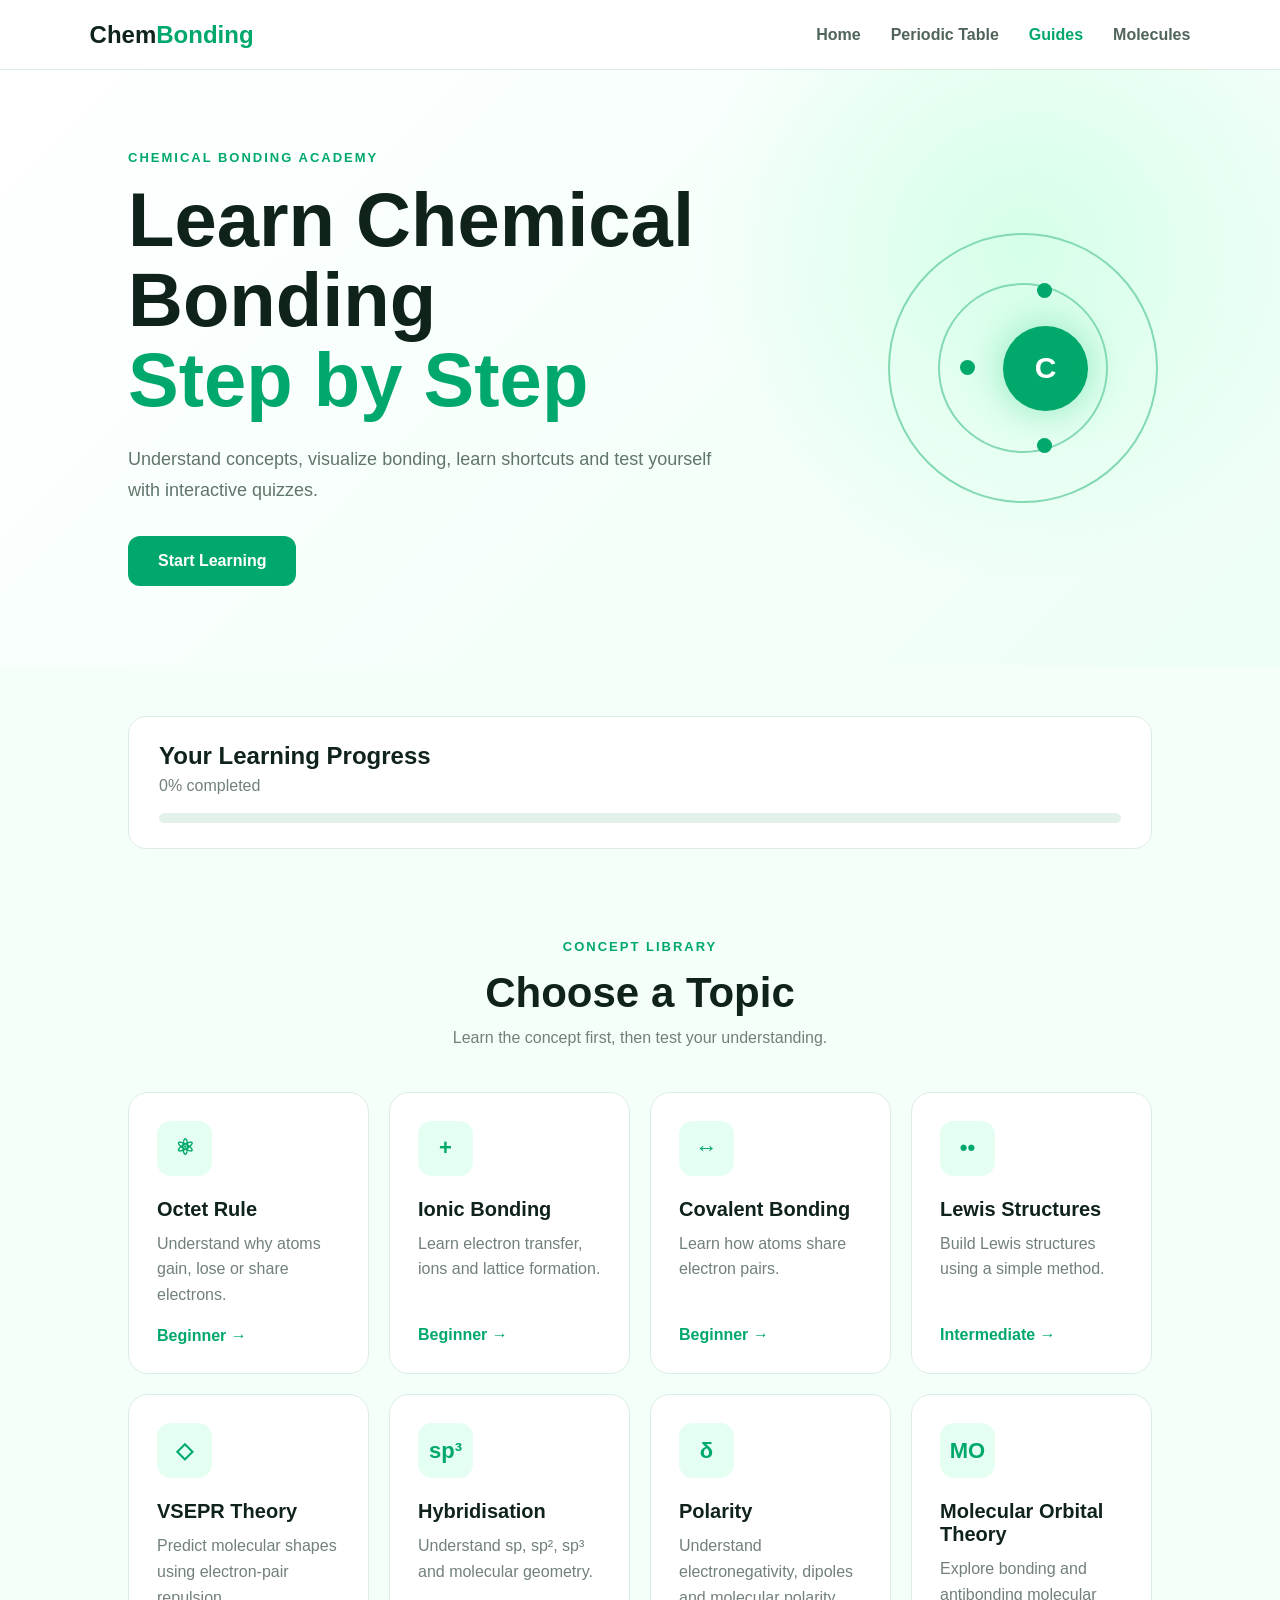
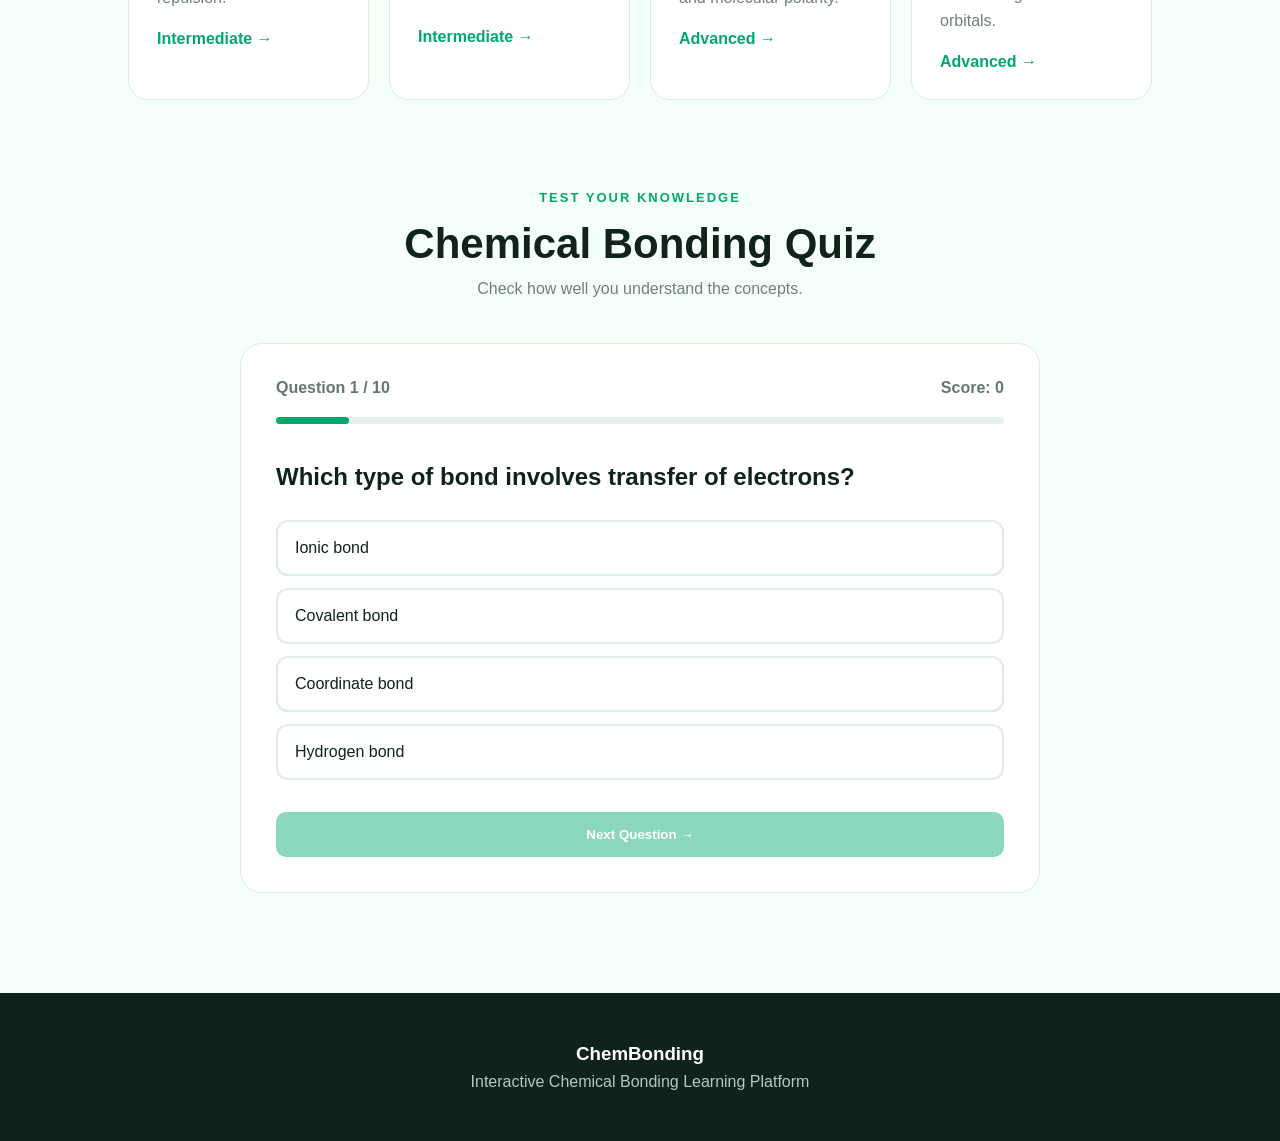
<file: untitled folder/frontend/guides.html>
<!DOCTYPE html>
<html lang="en">
<head>
    <meta charset="UTF-8">
    <meta name="viewport" content="width=device-width, initial-scale=1.0">
    <title>ChemBonding | Guides</title>
    <link rel="stylesheet" href="guides.css">
</head>

<body>

<header class="topbar">
    <div class="logo">Chem<span>Bonding</span></div>

    <nav>
        <a href="index.html">Home</a>
        <a href="periodic.html">Periodic Table</a>
        <a class="active" href="guides.html">Guides</a>
        <a href="molecules.html">Molecules</a>
    </nav>
</header>

<main>

    <section class="hero">
        <div>
            <p class="tag">CHEMICAL BONDING ACADEMY</p>
            <h1>Learn Chemical Bonding<br><span>Step by Step</span></h1>

            <p class="hero-text">
                Understand concepts, visualize bonding, learn shortcuts
                and test yourself with interactive quizzes.
            </p>

            <button onclick="scrollToGuides()">Start Learning</button>
        </div>

        <div class="atom">
            <div class="orbit orbit1"></div>
            <div class="orbit orbit2"></div>
            <div class="nucleus">C</div>
            <div class="electron e1"></div>
            <div class="electron e2"></div>
            <div class="electron e3"></div>
            <div class="electron e4"></div>
        </div>
    </section>


    <section class="progress-section">
        <div>
            <h2>Your Learning Progress</h2>
            <p id="progressText">0% completed</p>
        </div>

        <div class="progress">
            <div id="progressBar"></div>
        </div>
    </section>


    <section id="guides" class="guides-section">

        <div class="section-title">
            <p class="tag">CONCEPT LIBRARY</p>
            <h2>Choose a Topic</h2>
            <p>Learn the concept first, then test your understanding.</p>
        </div>

        <div class="guide-grid">

            <div class="guide-card" onclick="openGuide('octet')">
                <div class="icon">⚛</div>
                <h3>Octet Rule</h3>
                <p>Understand why atoms gain, lose or share electrons.</p>
                <span>Beginner →</span>
            </div>

            <div class="guide-card" onclick="openGuide('ionic')">
                <div class="icon">+</div>
                <h3>Ionic Bonding</h3>
                <p>Learn electron transfer, ions and lattice formation.</p>
                <span>Beginner →</span>
            </div>

            <div class="guide-card" onclick="openGuide('covalent')">
                <div class="icon">↔</div>
                <h3>Covalent Bonding</h3>
                <p>Learn how atoms share electron pairs.</p>
                <span>Beginner →</span>
            </div>

            <div class="guide-card" onclick="openGuide('lewis')">
                <div class="icon">••</div>
                <h3>Lewis Structures</h3>
                <p>Build Lewis structures using a simple method.</p>
                <span>Intermediate →</span>
            </div>

            <div class="guide-card" onclick="openGuide('vsepr')">
                <div class="icon">◇</div>
                <h3>VSEPR Theory</h3>
                <p>Predict molecular shapes using electron-pair repulsion.</p>
                <span>Intermediate →</span>
            </div>

            <div class="guide-card" onclick="openGuide('hybridisation')">
                <div class="icon">sp³</div>
                <h3>Hybridisation</h3>
                <p>Understand sp, sp², sp³ and molecular geometry.</p>
                <span>Intermediate →</span>
            </div>

            <div class="guide-card" onclick="openGuide('polarity')">
                <div class="icon">δ</div>
                <h3>Polarity</h3>
                <p>Understand electronegativity, dipoles and molecular polarity.</p>
                <span>Advanced →</span>
            </div>

            <div class="guide-card" onclick="openGuide('mot')">
                <div class="icon">MO</div>
                <h3>Molecular Orbital Theory</h3>
                <p>Explore bonding and antibonding molecular orbitals.</p>
                <span>Advanced →</span>
            </div>

        </div>
    </section>


    <!-- CONCEPT VIEWER -->

    <section id="conceptViewer" class="concept-viewer hidden">

        <button class="close-btn" onclick="closeGuide()">×</button>

        <div class="concept-content">

            <p class="tag" id="conceptLevel">CONCEPT</p>

            <h2 id="conceptTitle">Concept</h2>

            <p id="conceptIntro"></p>

            <div class="concept-box">
                <h3>Core Idea</h3>
                <p id="conceptIdea"></p>
            </div>

            <div class="steps">
                <h3>Learn It Step by Step</h3>
                <div id="conceptSteps"></div>
            </div>

            <div class="example-box">
                <h3>Example</h3>
                <p id="conceptExample"></p>
            </div>

            <button class="complete-btn" onclick="completeConcept()">
                ✓ Mark as Completed
            </button>

        </div>
    </section>


    <!-- QUIZ -->

    <section class="quiz-section">

        <div class="section-title">
            <p class="tag">TEST YOUR KNOWLEDGE</p>
            <h2>Chemical Bonding Quiz</h2>
            <p>Check how well you understand the concepts.</p>
        </div>

        <div class="quiz-box">

            <div class="quiz-top">
                <span id="questionNumber">Question 1 / 10</span>
                <span id="score">Score: 0</span>
            </div>

            <div class="quiz-progress">
                <div id="quizProgress"></div>
            </div>

            <h3 id="question">
                Which type of bond is formed by transfer of electrons?
            </h3>

            <div id="options"></div>

            <button id="nextBtn" onclick="nextQuestion()" disabled>
                Next Question →
            </button>

        </div>

    </section>

</main>


<footer>
    <h3>ChemBonding</h3>
    <p>Interactive Chemical Bonding Learning Platform</p>
</footer>

<script src="guides.js"></script>

</body>
</html>
</file>
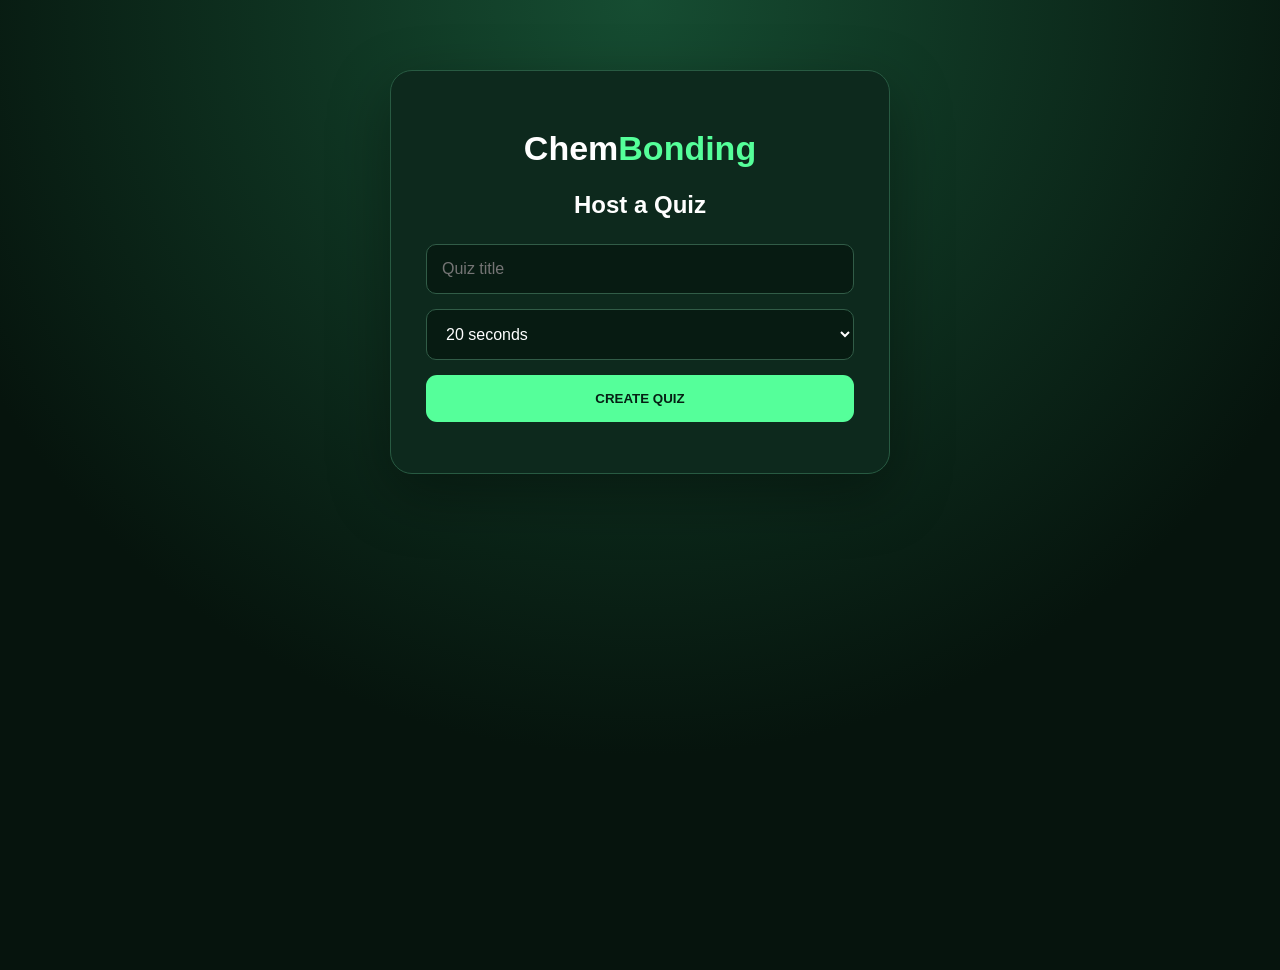
<file: untitled folder/frontend/host.html>
<!DOCTYPE html>
<html lang="en">

<head>

<meta charset="UTF-8">

<meta
    name="viewport"
    content="width=device-width, initial-scale=1.0"
>

<title>ChemBonding Host</title>

<link rel="stylesheet" href="css/host.css">

</head>

<body>

<div class="container">

    <div class="card">

        <h1>
            Chem<span>Bonding</span>
        </h1>

        <h2>Host a Quiz</h2>

        <input
            id="title"
            placeholder="Quiz title"
        >

        <select id="duration">

            <option value="10">
                10 seconds
            </option>

            <option value="20" selected>
                20 seconds
            </option>

            <option value="30">
                30 seconds
            </option>

            <option value="45">
                45 seconds
            </option>

            <option value="60">
                60 seconds
            </option>

        </select>

        <button id="createBtn">
            CREATE QUIZ
        </button>

        <p id="error"></p>

    </div>


    <div
        id="created"
        class="card hidden"
    >

        <p>GAME CODE</p>

        <div id="gameCode">
            ------
        </div>

        <button id="lobbyBtn">
            OPEN LOBBY
        </button>

    </div>

</div>

<script src="https://cdn.socket.io/4.8.1/socket.io.min.js"></script>

<script src="js/config.js"></script>

<script src="js/host.js"></script>

</body>

</html>
</file>
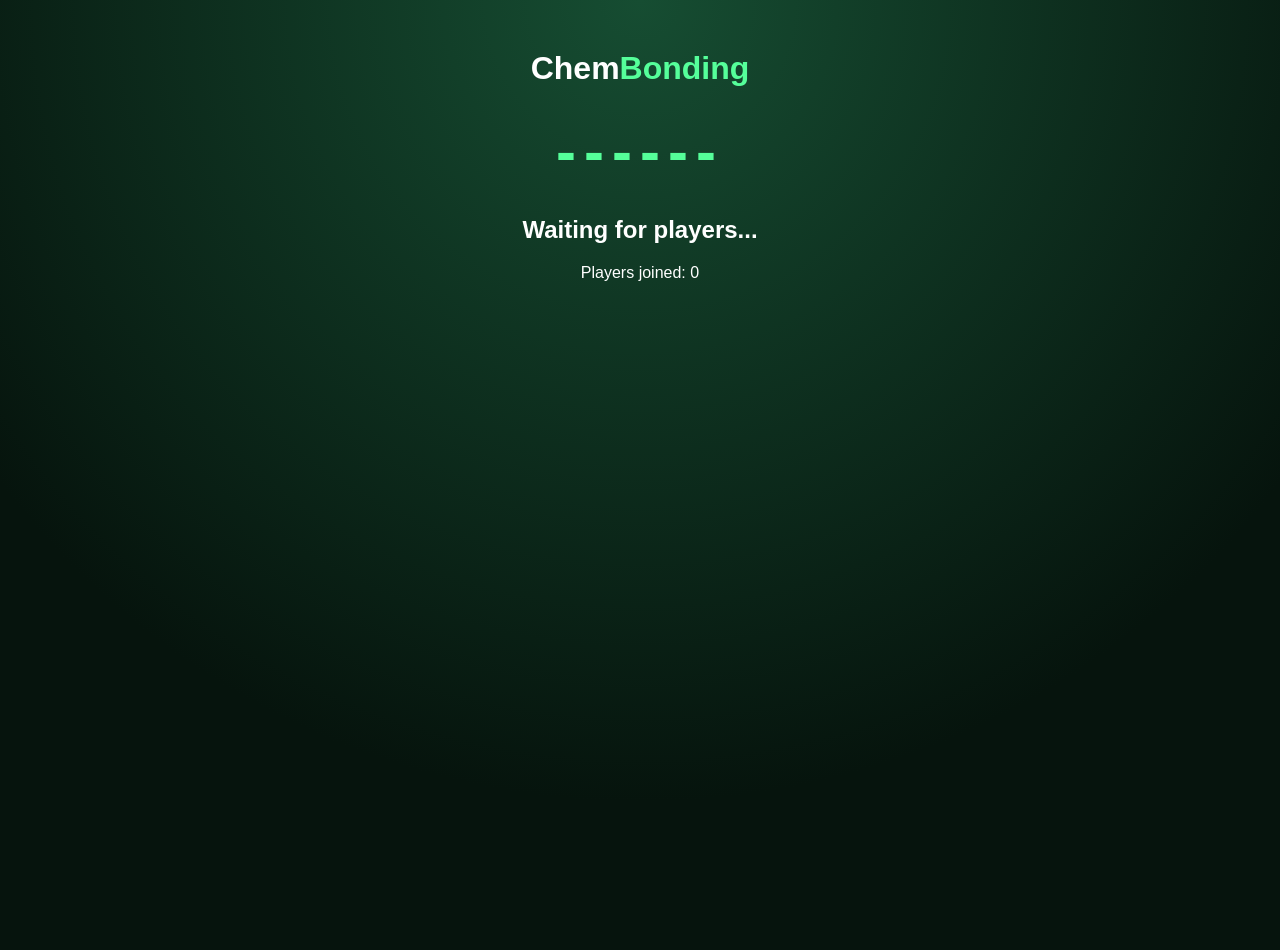
<file: untitled folder/frontend/lobby.html>
<!DOCTYPE html>
<html lang="en">

<head>

<meta charset="UTF-8">

<meta
    name="viewport"
    content="width=device-width, initial-scale=1.0"
>

<title>Quiz Lobby</title>

<link rel="stylesheet" href="css/lobby.css">

</head>

<body>

<div class="container">

<h1>
Chem<span>Bonding</span>
</h1>

<div class="code" id="code">
------
</div>

<h2 id="title">
Waiting for players...
</h2>

<p>
Players joined:
<span id="count">0</span>
</p>

<div id="players"></div>

<button
    id="startBtn"
    class="hidden"
>
START QUIZ
</button>

</div>

<script src="https://cdn.socket.io/4.8.1/socket.io.min.js"></script>

<script src="js/config.js"></script>

<script src="js/lobby.js"></script>

</body>

</html>
</file>
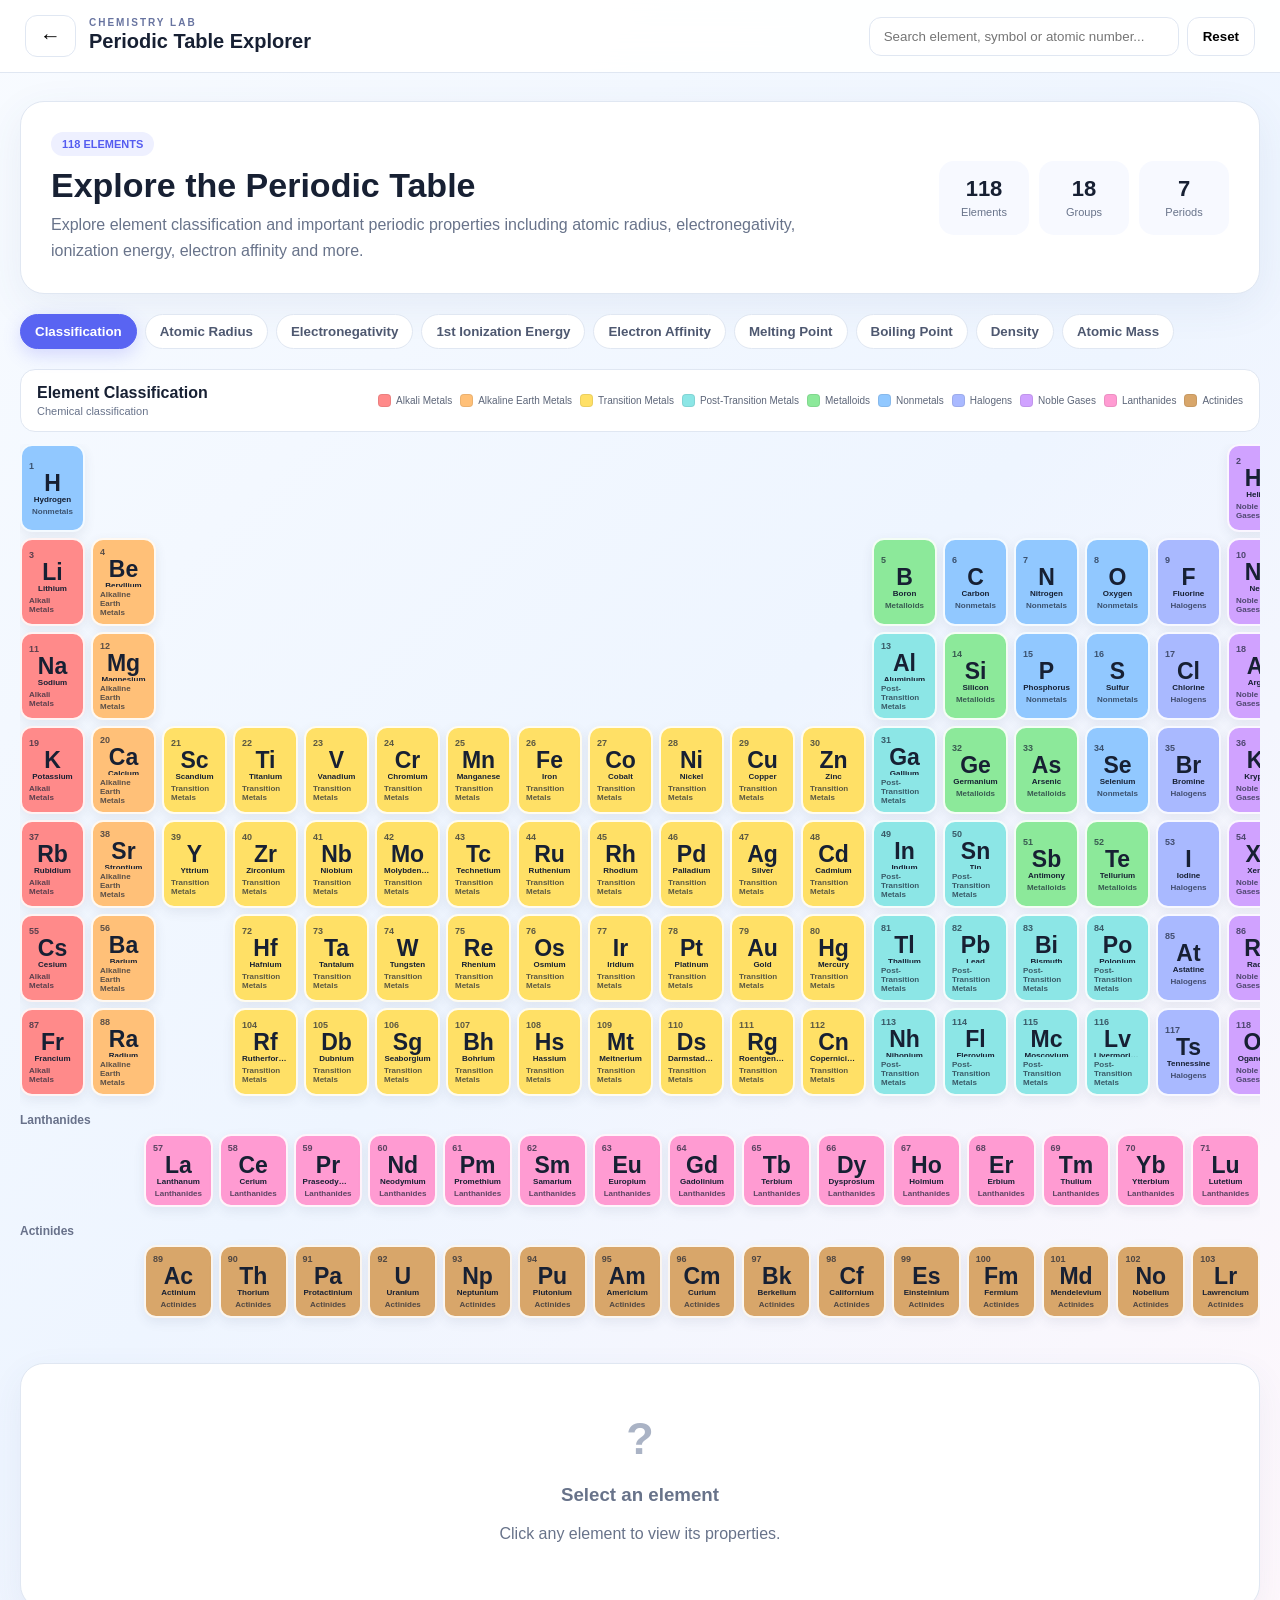
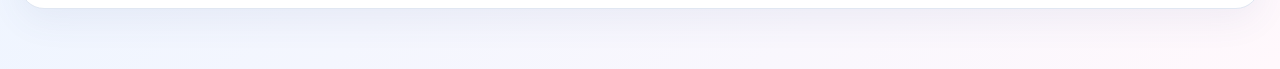
<file: untitled folder/frontend/periodic.html>
<!DOCTYPE html>
<html lang="en">
<head>
    <meta charset="UTF-8">
    <meta name="viewport" content="width=device-width, initial-scale=1.0">

    <title>Periodic Table Explorer</title>

    <link rel="stylesheet" href="periodic.css">
</head>

<body>

<header class="topbar">

    <div class="brand">

        <button class="back-btn" onclick="goBack()">
            ←
        </button>

        <div>
            <div class="eyebrow">
                CHEMISTRY LAB
            </div>

            <h1>
                Periodic Table Explorer
            </h1>
        </div>

    </div>


    <div class="header-actions">

        <input
            id="search"
            type="search"
            placeholder="Search element, symbol or atomic number..."
        >

        <button onclick="resetTable()">
            Reset
        </button>

    </div>

</header>


<main>

    <section class="hero">

        <div>

            <span class="pill">
                118 ELEMENTS
            </span>

            <h2>
                Explore the Periodic Table
            </h2>

            <p>
                Explore element classification and important periodic
                properties including atomic radius, electronegativity,
                ionization energy, electron affinity and more.
            </p>

        </div>


        <div class="quick-info">

            <div>
                <b>118</b>
                <span>Elements</span>
            </div>

            <div>
                <b>18</b>
                <span>Groups</span>
            </div>

            <div>
                <b>7</b>
                <span>Periods</span>
            </div>

        </div>

    </section>


    <!-- PROPERTY BUTTONS -->

    <nav
        class="property-tabs"
        id="propertyTabs">
    </nav>


    <!-- LEGEND -->

    <section class="legend-panel">

        <div>

            <b id="propertyTitle">
                Element Classification
            </b>

            <span id="propertyDescription">
                Chemical classification
            </span>

        </div>


        <div id="legend"></div>

    </section>


    <!-- PERIODIC TABLE -->

    <section class="table-wrap">

        <div
            id="periodicTable"
            class="periodic-grid">
        </div>


        <div class="series-label">
            Lanthanides
        </div>

        <div
            id="lanthanides"
            class="series-grid">
        </div>


        <div class="series-label">
            Actinides
        </div>

        <div
            id="actinides"
            class="series-grid">
        </div>

    </section>


    <!-- ELEMENT INFORMATION -->

    <section
        class="details"
        id="elementDetails">

        <div class="details-placeholder">

            <div class="big-symbol">
                ?
            </div>

            <h3>
                Select an element
            </h3>

            <p>
                Click any element to view its properties.
            </p>

        </div>

    </section>

</main>


<script src="periodic.js"></script>

</body>
</html>
</file>
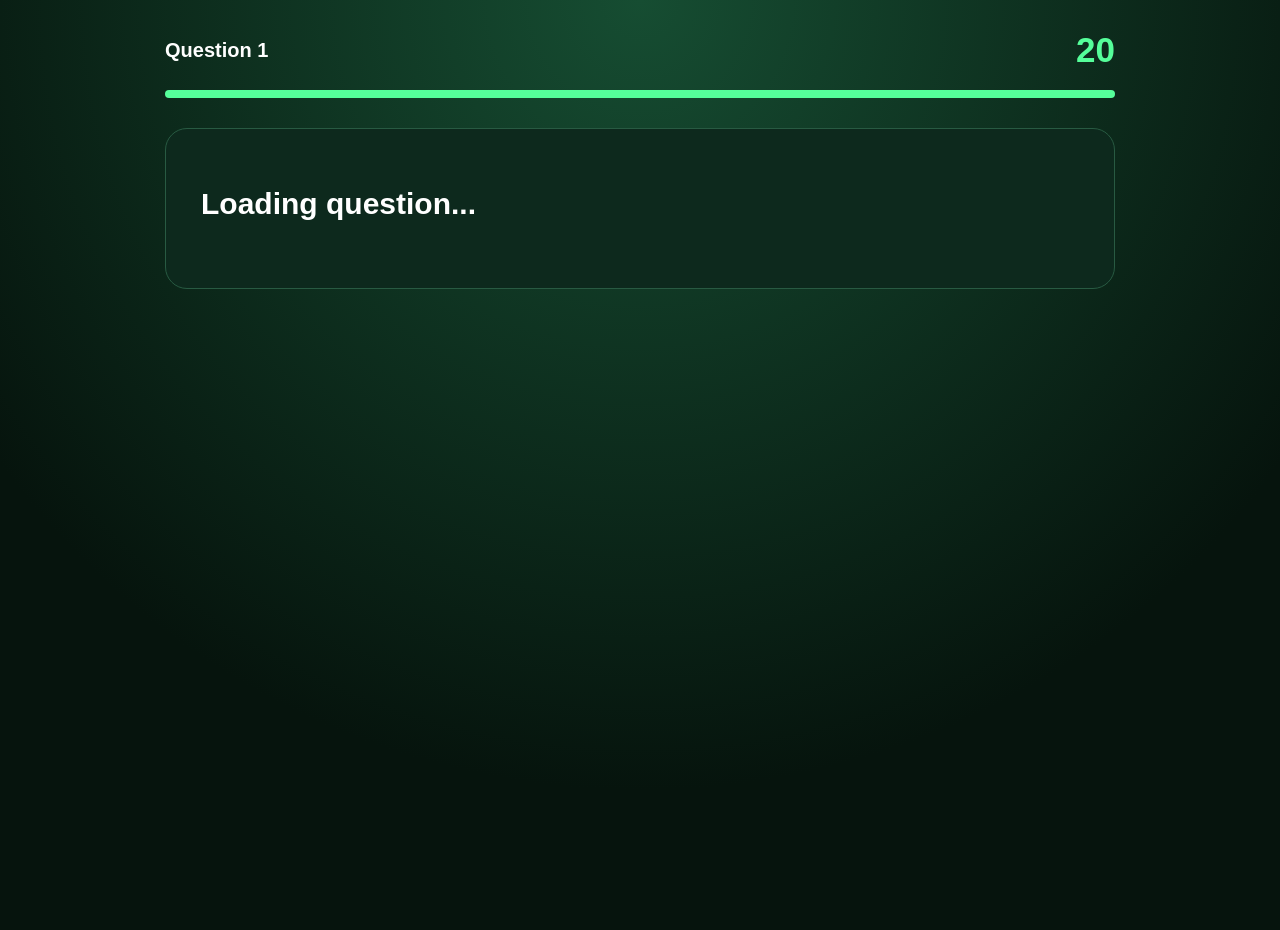
<file: untitled folder/frontend/quiz.html>
<!DOCTYPE html>
<html lang="en">

<head>

<meta charset="UTF-8">

<meta
    name="viewport"
    content="width=device-width, initial-scale=1.0"
>

<title>ChemBonding Quiz</title>

<link rel="stylesheet" href="css/quiz.css">

</head>

<body>

<div class="quiz">

<div class="top">

<div>
Question
<span id="questionNumber">
1
</span>
</div>

<div id="timer">
20
</div>

</div>


<div class="progress">

<div id="progressBar"></div>

</div>


<div class="card">

<h1 id="question">
Loading question...
</h1>

<div id="answers"></div>

</div>


<div
    id="result"
    class="result"
></div>


<div
    id="leaderboard"
    class="leaderboard hidden"
>

<h2>Leaderboard</h2>

<div id="leaderboardList"></div>

<button id="nextBtn">
NEXT QUESTION
</button>

</div>

</div>

<script src="https://cdn.socket.io/4.8.1/socket.io.min.js"></script>

<script src="js/config.js"></script>

<script src="js/quiz.js"></script>

</body>

</html>
</file>
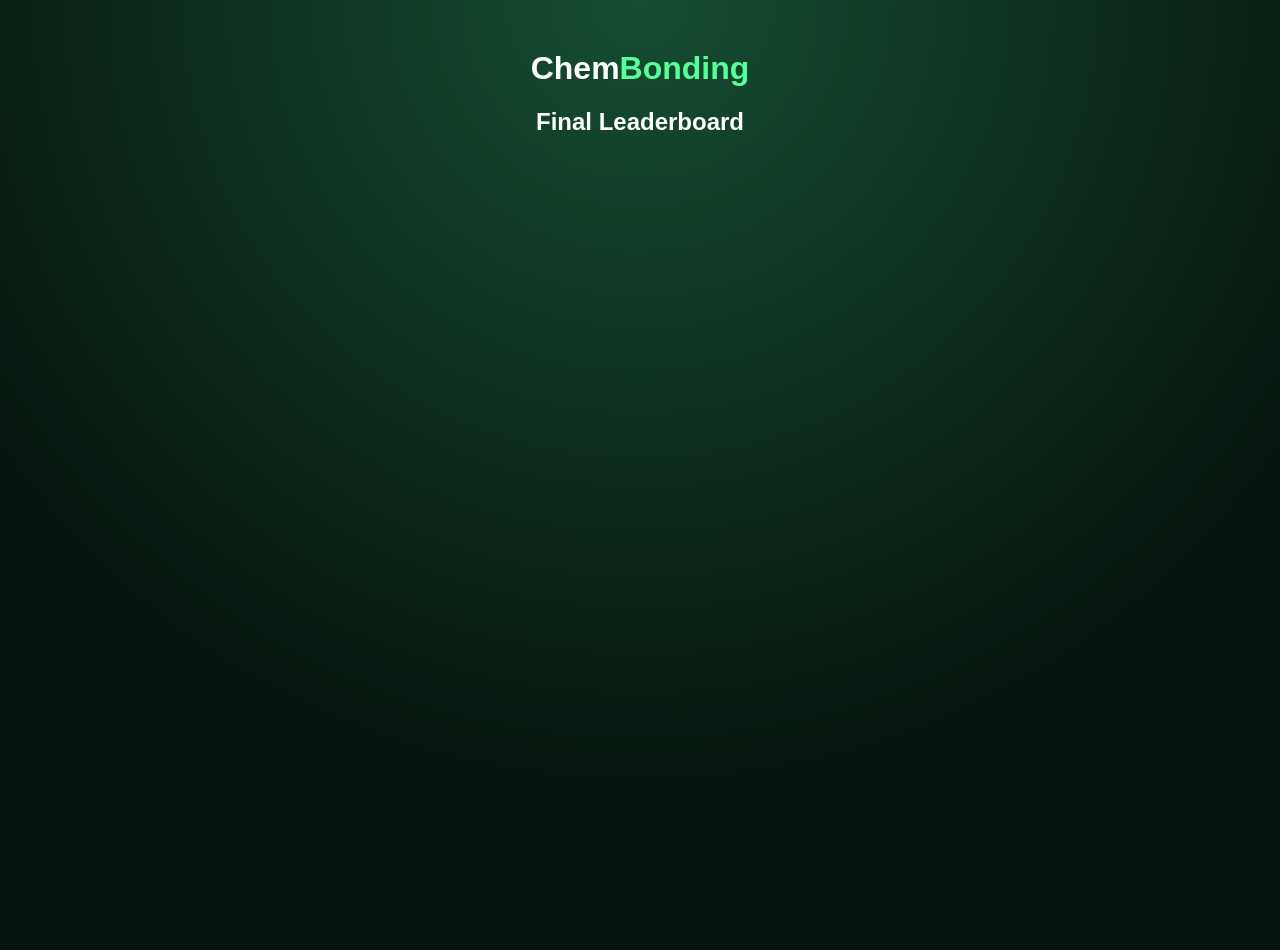
<file: untitled folder/frontend/results.html>
<!DOCTYPE html>
<html lang="en">

<head>

<meta charset="UTF-8">

<meta
    name="viewport"
    content="width=device-width, initial-scale=1.0"
>

<title>Final Results</title>

<link rel="stylesheet" href="css/lobby.css">

</head>

<body>

<div class="container">

<h1>
Chem<span>Bonding</span>
</h1>

<h2>Final Leaderboard</h2>

<div id="results"></div>

</div>

<script>

const data =
    JSON.parse(
        sessionStorage.getItem(
            "finalLeaderboard"
        ) || "[]"
    );

const container =
    document.getElementById(
        "results"
    );

data.forEach(
    (player, index) => {

        const div =
            document.createElement(
                "div"
            );

        div.className =
            "player";

        div.style.margin =
            "10px";

        div.innerHTML =
            `<strong>
                #${index + 1}
            </strong>
            &nbsp;
            ${player.name}
            <strong>
                ${player.score}
            </strong>`;

        container.appendChild(
            div
        );

    }
);

</script>

</body>

</html>
</file>
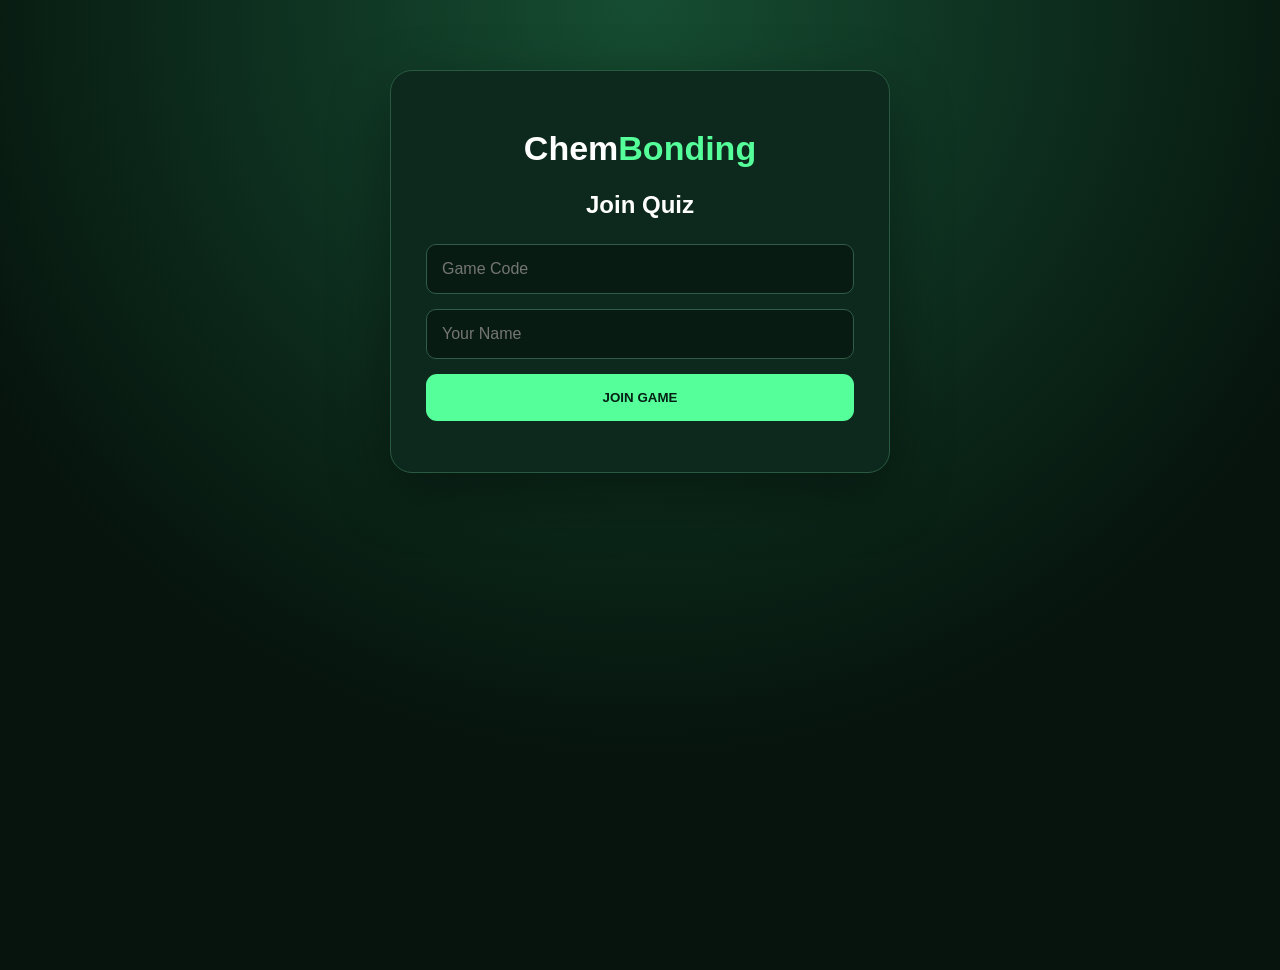
<file: untitled folder/frontend/student.html>
<!DOCTYPE html>
<html lang="en">

<head>

<meta charset="UTF-8">

<meta
    name="viewport"
    content="width=device-width, initial-scale=1.0"
>

<title>Join ChemBonding Quiz</title>

<link rel="stylesheet" href="css/host.css">

</head>

<body>

<div class="container">

<div class="card">

<h1>
Chem<span>Bonding</span>
</h1>

<h2>Join Quiz</h2>

<input
    id="code"
    inputmode="numeric"
    maxlength="6"
    placeholder="Game Code"
>

<input
    id="name"
    maxlength="30"
    placeholder="Your Name"
>

<button id="joinBtn">
JOIN GAME
</button>

<p id="error"></p>

</div>

</div>

<script src="https://cdn.socket.io/4.8.1/socket.io.min.js"></script>

<script src="js/config.js"></script>

<script src="js/student.js"></script>

</body>

</html>
</file>
<file: untitled folder/frontend/guides.css>
* {
    box-sizing: border-box;
    margin: 0;
    padding: 0;
}

body {
    font-family: Arial, Helvetica, sans-serif;
    background: #f5fff9;
    color: #10231b;
}

.topbar {
    height: 70px;
    display: flex;
    align-items: center;
    justify-content: space-between;
    padding: 0 7%;
    background: white;
    border-bottom: 1px solid #dceee4;
    position: sticky;
    top: 0;
    z-index: 100;
}

.logo {
    font-size: 24px;
    font-weight: 800;
}

.logo span {
    color: #00a86b;
}

nav {
    display: flex;
    gap: 30px;
}

nav a {
    text-decoration: none;
    color: #50645a;
    font-weight: 600;
}

nav a:hover,
nav .active {
    color: #00a86b;
}


/* HERO */

.hero {
    min-height: 570px;
    padding: 80px 10%;
    display: flex;
    align-items: center;
    justify-content: space-between;
    background:
        radial-gradient(circle at 80% 30%, #d5ffe9, transparent 30%),
        linear-gradient(135deg, #ffffff, #edfff6);
}

.tag {
    color: #00a86b;
    font-size: 13px;
    font-weight: 800;
    letter-spacing: 2px;
    margin-bottom: 15px;
}

.hero h1 {
    font-size: clamp(45px, 6vw, 76px);
    line-height: 1.05;
    margin-bottom: 25px;
}

.hero h1 span {
    color: #00a86b;
}

.hero-text {
    max-width: 600px;
    color: #60756b;
    font-size: 18px;
    line-height: 1.7;
}

.hero button {
    margin-top: 30px;
    border: none;
    background: #00a86b;
    color: white;
    padding: 16px 30px;
    border-radius: 12px;
    font-size: 16px;
    font-weight: 700;
    cursor: pointer;
}

.hero button:hover {
    background: #008957;
}


/* ATOM */

.atom {
    width: 300px;
    height: 300px;
    position: relative;
}

.nucleus {
    position: absolute;
    width: 85px;
    height: 85px;
    background: #00a86b;
    color: white;
    border-radius: 50%;
    display: flex;
    align-items: center;
    justify-content: center;
    font-size: 30px;
    font-weight: bold;
    left: 108px;
    top: 108px;
    box-shadow: 0 0 40px #8ce8bd;
}

.orbit {
    position: absolute;
    border: 2px solid #83d9b2;
    border-radius: 50%;
    left: 50%;
    top: 50%;
    transform: translate(-50%, -50%);
}

.orbit1 {
    width: 170px;
    height: 170px;
}

.orbit2 {
    width: 270px;
    height: 270px;
}

.electron {
    position: absolute;
    width: 15px;
    height: 15px;
    border-radius: 50%;
    background: #00a86b;
}

.e1 {
    top: 65px;
    left: 142px;
}

.e2 {
    bottom: 65px;
    left: 142px;
}

.e3 {
    top: 142px;
    left: 65px;
}

.e4 {
    top: 142px;
    right: 65px;
}


/* PROGRESS */

.progress-section {
    margin: 50px auto;
    width: 80%;
    padding: 25px 30px;
    background: white;
    border-radius: 18px;
    border: 1px solid #dceee4;
}

.progress-section h2 {
    margin-bottom: 7px;
}

.progress-section p {
    color: #708078;
}

.progress {
    margin-top: 18px;
    height: 10px;
    background: #e4f1eb;
    border-radius: 20px;
    overflow: hidden;
}

#progressBar {
    height: 100%;
    width: 0%;
    background: #00a86b;
    transition: .5s;
}


/* SECTION */

.guides-section,
.quiz-section {
    width: 80%;
    margin: 90px auto;
}

.section-title {
    text-align: center;
    margin-bottom: 45px;
}

.section-title h2 {
    font-size: 42px;
    margin-bottom: 12px;
}

.section-title p:last-child {
    color: #708078;
}


/* CARDS */

.guide-grid {
    display: grid;
    grid-template-columns: repeat(4, 1fr);
    gap: 20px;
}

.guide-card {
    background: white;
    border: 1px solid #dceee4;
    padding: 28px;
    border-radius: 20px;
    cursor: pointer;
    transition: .25s;
}

.guide-card:hover {
    transform: translateY(-7px);
    border-color: #00a86b;
    box-shadow: 0 15px 35px rgba(0, 168, 107, .12);
}

.icon {
    width: 55px;
    height: 55px;
    border-radius: 14px;
    background: #e4fff2;
    color: #00a86b;
    display: flex;
    align-items: center;
    justify-content: center;
    font-weight: bold;
    font-size: 22px;
    margin-bottom: 22px;
}

.guide-card h3 {
    margin-bottom: 10px;
    font-size: 20px;
}

.guide-card p {
    color: #718078;
    line-height: 1.6;
    min-height: 75px;
}

.guide-card span {
    display: block;
    margin-top: 20px;
    color: #00a86b;
    font-weight: bold;
}


/* CONCEPT */

.concept-viewer {
    width: 80%;
    margin: 50px auto;
    background: white;
    border: 1px solid #dceee4;
    border-radius: 25px;
    padding: 50px;
    position: relative;
    box-shadow: 0 20px 60px rgba(0, 100, 70, .08);
}

.hidden {
    display: none;
}

.close-btn {
    position: absolute;
    right: 25px;
    top: 20px;
    border: none;
    background: #eef8f3;
    width: 40px;
    height: 40px;
    border-radius: 50%;
    font-size: 25px;
    cursor: pointer;
}

.concept-content {
    max-width: 900px;
    margin: auto;
}

.concept-content h2 {
    font-size: 45px;
    margin-bottom: 15px;
}

.concept-content > p:not(.tag) {
    color: #687970;
    font-size: 17px;
    line-height: 1.8;
}

.concept-box,
.example-box {
    margin-top: 30px;
    padding: 25px;
    background: #effff7;
    border-left: 5px solid #00a86b;
    border-radius: 12px;
}

.concept-box p,
.example-box p {
    margin-top: 10px;
    color: #53675e;
    line-height: 1.7;
}

.steps {
    margin-top: 35px;
}

.steps h3 {
    margin-bottom: 20px;
}

.step {
    display: flex;
    gap: 18px;
    padding: 18px;
    border-bottom: 1px solid #e5eee9;
}

.step-number {
    min-width: 38px;
    height: 38px;
    background: #00a86b;
    color: white;
    border-radius: 50%;
    display: flex;
    align-items: center;
    justify-content: center;
    font-weight: bold;
}

.step p {
    color: #596b63;
    line-height: 1.6;
}

.complete-btn {
    margin-top: 30px;
    padding: 14px 25px;
    border: none;
    background: #00a86b;
    color: white;
    border-radius: 10px;
    font-weight: bold;
    cursor: pointer;
}


/* QUIZ */

.quiz-box {
    max-width: 800px;
    margin: auto;
    background: white;
    border: 1px solid #dceee4;
    border-radius: 22px;
    padding: 35px;
}

.quiz-top {
    display: flex;
    justify-content: space-between;
    color: #65776e;
    font-weight: bold;
}

.quiz-progress {
    height: 7px;
    background: #e4f1eb;
    border-radius: 10px;
    margin: 20px 0 35px;
}

#quizProgress {
    height: 100%;
    width: 10%;
    background: #00a86b;
    border-radius: 10px;
}

#question {
    font-size: 24px;
    line-height: 1.5;
    margin-bottom: 25px;
}

.option {
    padding: 17px;
    margin: 12px 0;
    border: 2px solid #e1ece7;
    border-radius: 12px;
    cursor: pointer;
    transition: .2s;
}

.option:hover {
    border-color: #00a86b;
    background: #f2fff8;
}

.option.selected {
    border-color: #00a86b;
    background: #e5fff2;
}

.option.correct {
    border-color: #20a65a;
    background: #e4f9e9;
}

.option.wrong {
    border-color: #e55d5d;
    background: #fff0f0;
}

#nextBtn {
    width: 100%;
    margin-top: 20px;
    padding: 15px;
    border: none;
    border-radius: 10px;
    background: #00a86b;
    color: white;
    font-weight: bold;
    cursor: pointer;
}

#nextBtn:disabled {
    opacity: .45;
    cursor: not-allowed;
}


/* FOOTER */

footer {
    margin-top: 100px;
    padding: 50px;
    text-align: center;
    background: #10231b;
    color: white;
}

footer p {
    margin-top: 8px;
    color: #b5c8bf;
}


/* RESPONSIVE */

@media(max-width:1000px) {
    .guide-grid {
        grid-template-columns: repeat(2, 1fr);
    }

    .atom {
        display: none;
    }
}

@media(max-width:650px) {

    nav {
        display: none;
    }

    .hero {
        padding: 60px 8%;
    }

    .guides-section,
    .quiz-section,
    .progress-section,
    .concept-viewer {
        width: 90%;
    }

    .guide-grid {
        grid-template-columns: 1fr;
    }

    .concept-viewer {
        padding: 30px 20px;
    }
}
</file>
<file: untitled folder/frontend/css/host.css>
* {
    box-sizing: border-box;
}

body {
    margin: 0;
    min-height: 100vh;

    font-family:
        Arial,
        sans-serif;

    background:
        radial-gradient(
            circle at top,
            #164d32,
            #06140d 65%
        );

    color: white;
}

.container {
    width: min(500px, 92%);
    margin: 70px auto;
}

.card {
    background: #0d291d;

    border:
        1px solid #285a42;

    border-radius: 22px;

    padding: 35px;

    margin-bottom: 20px;

    text-align: center;

    box-shadow:
        0 20px 60px
        rgba(0,0,0,.35);
}

h1 {
    font-size: 34px;
}

h1 span {
    color: #55ff9a;
}

h2 {
    margin-bottom: 25px;
}

input,
select {
    width: 100%;

    padding: 15px;

    margin-bottom: 15px;

    background: #071b12;

    color: white;

    border:
        1px solid #315c47;

    border-radius: 10px;

    font-size: 16px;
}

button {
    width: 100%;

    padding: 16px;

    border: none;

    border-radius: 11px;

    background: #55ff9a;

    color: #052014;

    font-weight: 900;

    cursor: pointer;
}

button:hover {
    transform: translateY(-2px);
}

#gameCode {
    font-size: 60px;

    font-weight: 900;

    letter-spacing: 8px;

    color: #55ff9a;

    margin: 20px;
}

#error {
    color: #ff7180;
}

.hidden {
    display: none;
}
</file>
<file: untitled folder/frontend/css/lobby.css>
* {
    box-sizing: border-box;
}

body {
    margin: 0;

    min-height: 100vh;

    font-family: Arial;

    background:
        radial-gradient(
            circle at top,
            #164d32,
            #06140d 70%
        );

    color: white;

    text-align: center;
}

.container {
    width: min(900px, 92%);

    margin: 50px auto;
}

h1 span {
    color: #55ff9a;
}

.code {
    font-size: 60px;

    font-weight: 900;

    color: #55ff9a;

    letter-spacing: 8px;

    margin: 30px;
}

#players {
    display: grid;

    grid-template-columns:
        repeat(
            auto-fit,
            minmax(180px, 1fr)
        );

    gap: 12px;

    margin-top: 30px;
}

.player {
    padding: 18px;

    background: #0d291d;

    border:
        1px solid #285a42;

    border-radius: 14px;

    font-weight: bold;
}

button {
    margin-top: 35px;

    padding:
        16px 45px;

    border: none;

    border-radius: 12px;

    background: #55ff9a;

    color: #052014;

    font-weight: 900;

    cursor: pointer;
}

.hidden {
    display: none;
}
</file>
<file: untitled folder/frontend/periodic.css>
* {
    box-sizing: border-box;
}


:root {

    --background: #f7faff;
    --card: #ffffff;

    --text: #172033;
    --muted: #68738a;

    --border: #e0e7f2;

    --accent: #5964f2;

}


body {

    margin: 0;

    font-family:
        Inter,
        Arial,
        Helvetica,
        sans-serif;

    background:
        linear-gradient(
            135deg,
            #f8fbff,
            #eef5ff,
            #fff8fc
        );

    color: var(--text);

    min-height: 100vh;

}


/* =========================================================
   HEADER
========================================================= */

.topbar {

    position: sticky;

    top: 0;

    z-index: 100;

    display: flex;

    justify-content: space-between;

    align-items: center;

    gap: 20px;

    padding: 15px 25px;

    background:
        rgba(255,255,255,0.92);

    backdrop-filter: blur(18px);

    border-bottom:
        1px solid var(--border);

}


.brand {

    display: flex;

    align-items: center;

    gap: 13px;

}


.brand h1 {

    margin: 2px 0;

    font-size: 20px;

}


.eyebrow {

    font-size: 10px;

    letter-spacing: 2px;

    color: #6874a0;

    font-weight: 800;

}


.back-btn {

    border: 1px solid var(--border);

    background: white;

    border-radius: 12px;

    padding: 8px 14px;

    font-size: 21px;

    cursor: pointer;

}


.header-actions {

    display: flex;

    gap: 8px;

}


#search {

    width: 310px;

    padding: 11px 14px;

    border:

        1px solid var(--border);

    border-radius: 12px;

    outline: none;

    background: white;

}


.header-actions button {

    border:

        1px solid var(--border);

    background: white;

    border-radius: 12px;

    padding: 10px 15px;

    cursor: pointer;

    font-weight: 700;

}


/* =========================================================
   MAIN
========================================================= */

main {

    max-width: 1500px;

    margin: auto;

    padding:
        28px 20px 60px;

}


/* =========================================================
   HERO
========================================================= */

.hero {

    display: flex;

    justify-content: space-between;

    align-items: center;

    gap: 25px;

    padding: 30px;

    border-radius: 24px;

    background: white;

    border:
        1px solid var(--border);

    box-shadow:
        0 12px 40px
        rgba(70,90,140,0.08);

}


.pill {

    display: inline-block;

    padding: 6px 11px;

    border-radius: 999px;

    background: #eef0ff;

    color: #555cf0;

    font-size: 11px;

    font-weight: 800;

}


.hero h2 {

    font-size: 34px;

    margin:
        10px 0 7px;

}


.hero p {

    max-width: 750px;

    margin: 0;

    color: var(--muted);

    line-height: 1.6;

}


.quick-info {

    display: flex;

    gap: 10px;

}


.quick-info div {

    min-width: 90px;

    padding: 15px;

    border-radius: 15px;

    background: #f7f9ff;

    text-align: center;

}


.quick-info b {

    display: block;

    font-size: 22px;

}


.quick-info span {

    font-size: 11px;

    color: var(--muted);

}


/* =========================================================
   PROPERTY TABS
========================================================= */

.property-tabs {

    display: flex;

    flex-wrap: wrap;

    gap: 8px;

    margin:
        20px 0;

}


.property-tabs button {

    border:
        1px solid var(--border);

    background: white;

    color: #4e5870;

    border-radius: 999px;

    padding: 9px 14px;

    font-weight: 700;

    cursor: pointer;

    transition: 0.2s;

}


.property-tabs button:hover {

    transform: translateY(-2px);

}


.property-tabs button.active {

    background: #5964f2;

    color: white;

    border-color: #5964f2;

    box-shadow:
        0 6px 18px
        rgba(91,95,247,0.22);

}


/* =========================================================
   LEGEND
========================================================= */

.legend-panel {

    display: flex;

    justify-content: space-between;

    align-items: center;

    gap: 15px;

    margin-bottom: 12px;

    padding: 14px 16px;

    background: white;

    border:
        1px solid var(--border);

    border-radius: 15px;

}


#propertyDescription {

    display: block;

    font-size: 11px;

    color: var(--muted);

    margin-top: 3px;

}


#legend {

    display: flex;

    flex-wrap: wrap;

    gap: 8px;

}


.legend-item {

    display: flex;

    align-items: center;

    gap: 5px;

    font-size: 10px;

    color: #5d6679;

}


.legend-dot {

    width: 13px;

    height: 13px;

    border-radius: 4px;

    border:
        1px solid
        rgba(0,0,0,0.08);

}


/* =========================================================
   TABLE
========================================================= */

.table-wrap {

    overflow-x: auto;

    padding-bottom: 20px;

}


.periodic-grid {

    display: grid;

    grid-template-columns:
        repeat(18, minmax(65px, 1fr));

    grid-template-rows:
        repeat(7, 88px);

    gap: 6px;

    min-width: 1250px;

}


.series-grid {

    display: grid;

    grid-template-columns:
        repeat(15, minmax(65px, 1fr));

    gap: 6px;

    min-width: 1050px;

    margin-left: 10%;

}


.series-label {

    font-size: 12px;

    font-weight: 800;

    color: #68718a;

    margin:
        17px 0 7px;

}


/* =========================================================
   ELEMENT
========================================================= */

.element {

    border-radius: 12px;

    padding: 7px;

    display: flex;

    flex-direction: column;

    justify-content: center;

    align-items: center;

    cursor: pointer;

    border:
        2px solid
        rgba(255,255,255,0.9);

    box-shadow:
        0 4px 12px
        rgba(60,70,100,0.09);

    transition:
        transform 0.18s,
        box-shadow 0.18s,
        filter 0.18s;

    position: relative;

    overflow: hidden;

}


.element:hover {

    transform:
        translateY(-5px)
        scale(1.04);

    z-index: 5;

    box-shadow:
        0 12px 25px
        rgba(50,70,110,0.20);

    filter: saturate(1.15);

}


.element.selected {

    outline:
        3px solid
        #5964f2;

    outline-offset: 2px;

}


.num {

    font-size: 9px;

    font-weight: 800;

    opacity: 0.7;

    align-self: flex-start;

}


.sym {

    font-size: 23px;

    font-weight: 900;

    line-height: 1.05;

}


.name {

    font-size: 8px;

    font-weight: 700;

    text-align: center;

    white-space: nowrap;

    max-width: 100%;

    overflow: hidden;

    text-overflow: ellipsis;

}


.value {

    font-size: 8px;

    font-weight: 800;

    margin-top: 3px;

    opacity: 0.7;

}


/* =========================================================
   DETAILS
========================================================= */

.details {

    margin-top: 25px;

    background: white;

    border:
        1px solid var(--border);

    border-radius: 24px;

    padding: 24px;

    min-height: 230px;

    box-shadow:
        0 12px 35px
        rgba(70,90,140,0.07);

}


.details-placeholder {

    text-align: center;

    color: var(--muted);

    padding: 25px;

}


.big-symbol {

    font-size: 45px;

    font-weight: 900;

    color: #aab3c5;

}


.detail-head {

    display: flex;

    gap: 20px;

    align-items: center;

}


.detail-symbol {

    width: 100px;

    height: 100px;

    border-radius: 22px;

    display: flex;

    align-items: center;

    justify-content: center;

    font-size: 40px;

    font-weight: 900;

}


.detail-head h2 {

    margin: 6px 0;

    font-size: 28px;

}


.detail-head p {

    color: var(--muted);

    margin: 5px 0;

}


.badge {

    display: inline-block;

    padding: 5px 9px;

    border-radius: 999px;

    background: #f0f2ff;

    color: #555cf0;

    font-size: 11px;

    font-weight: 800;

}


.property-cards {

    display: grid;

    grid-template-columns:
        repeat(
            auto-fit,
            minmax(145px,1fr)
        );

    gap: 10px;

    margin-top: 20px;

}


.prop-card {

    background: #f8faff;

    border:
        1px solid #e8edf7;

    border-radius: 14px;

    padding: 13px;

}


.prop-card span {

    display: block;

    font-size: 10px;

    color: var(--muted);

    margin-bottom: 5px;

}


.prop-card b {

    font-size: 15px;

}


/* =========================================================
   MOBILE
========================================================= */

@media(max-width:800px) {

    .topbar {

        align-items:
            flex-start;

        flex-direction:
            column;

    }


    .header-actions {

        width: 100%;

    }


    #search {

        width: 100%;

    }


    .hero {

        flex-direction:
            column;

        align-items:
            flex-start;

    }


    .hero h2 {

        font-size: 27px;

    }


    .quick-info {

        width: 100%;

    }


    .quick-info div {

        flex: 1;

    }


    .legend-panel {

        align-items:
            flex-start;

        flex-direction:
            column;

    }

}
</file>
<file: untitled folder/frontend/css/quiz.css>
* {
    box-sizing: border-box;
}

body {
    margin: 0;

    min-height: 100vh;

    font-family: Arial;

    background:
        radial-gradient(
            circle at top,
            #164d32,
            #06140d 70%
        );

    color: white;
}

.quiz {
    width: min(950px, 94%);

    margin: 30px auto;
}

.top {
    display: flex;

    justify-content:
        space-between;

    align-items: center;

    font-size: 20px;

    font-weight: bold;
}

#timer {
    font-size: 35px;

    color: #55ff9a;
}

.progress {
    height: 8px;

    background: #183c2b;

    border-radius: 10px;

    margin:
        20px 0 30px;

    overflow: hidden;
}

#progressBar {
    height: 100%;

    width: 100%;

    background: #55ff9a;

    transition:
        width .1s linear;
}

.card {
    background: #0d291d;

    border:
        1px solid #285a42;

    border-radius: 22px;

    padding: 35px;
}

#question {
    font-size: 30px;

    line-height: 1.3;

    margin-bottom: 30px;
}

#answers {
    display: grid;

    grid-template-columns:
        1fr 1fr;

    gap: 15px;
}

.answer {
    padding: 25px;

    border: none;

    border-radius: 15px;

    background: #123d28;

    color: white;

    font-size: 17px;

    cursor: pointer;
}

.answer:hover {
    background: #1c5b3c;
}

.answer:disabled {
    opacity: .5;

    cursor: not-allowed;
}

.result {
    text-align: center;

    font-size: 22px;

    font-weight: bold;

    margin: 25px;
}

.leaderboard {
    margin-top: 25px;

    padding: 25px;

    background: #0d291d;

    border-radius: 20px;
}

.rank {
    display: flex;

    justify-content:
        space-between;

    padding: 15px;

    border-bottom:
        1px solid #285a42;
}

#nextBtn {
    display: none;

    width: 100%;

    padding: 15px;

    margin-top: 25px;

    border: none;

    border-radius: 10px;

    background: #55ff9a;

    font-weight: 900;

    cursor: pointer;
}

.hidden {
    display: none;
}

@media(max-width: 650px) {

    #answers {
        grid-template-columns:
            1fr;
    }

    #question {
        font-size: 23px;
    }

}
</file>
